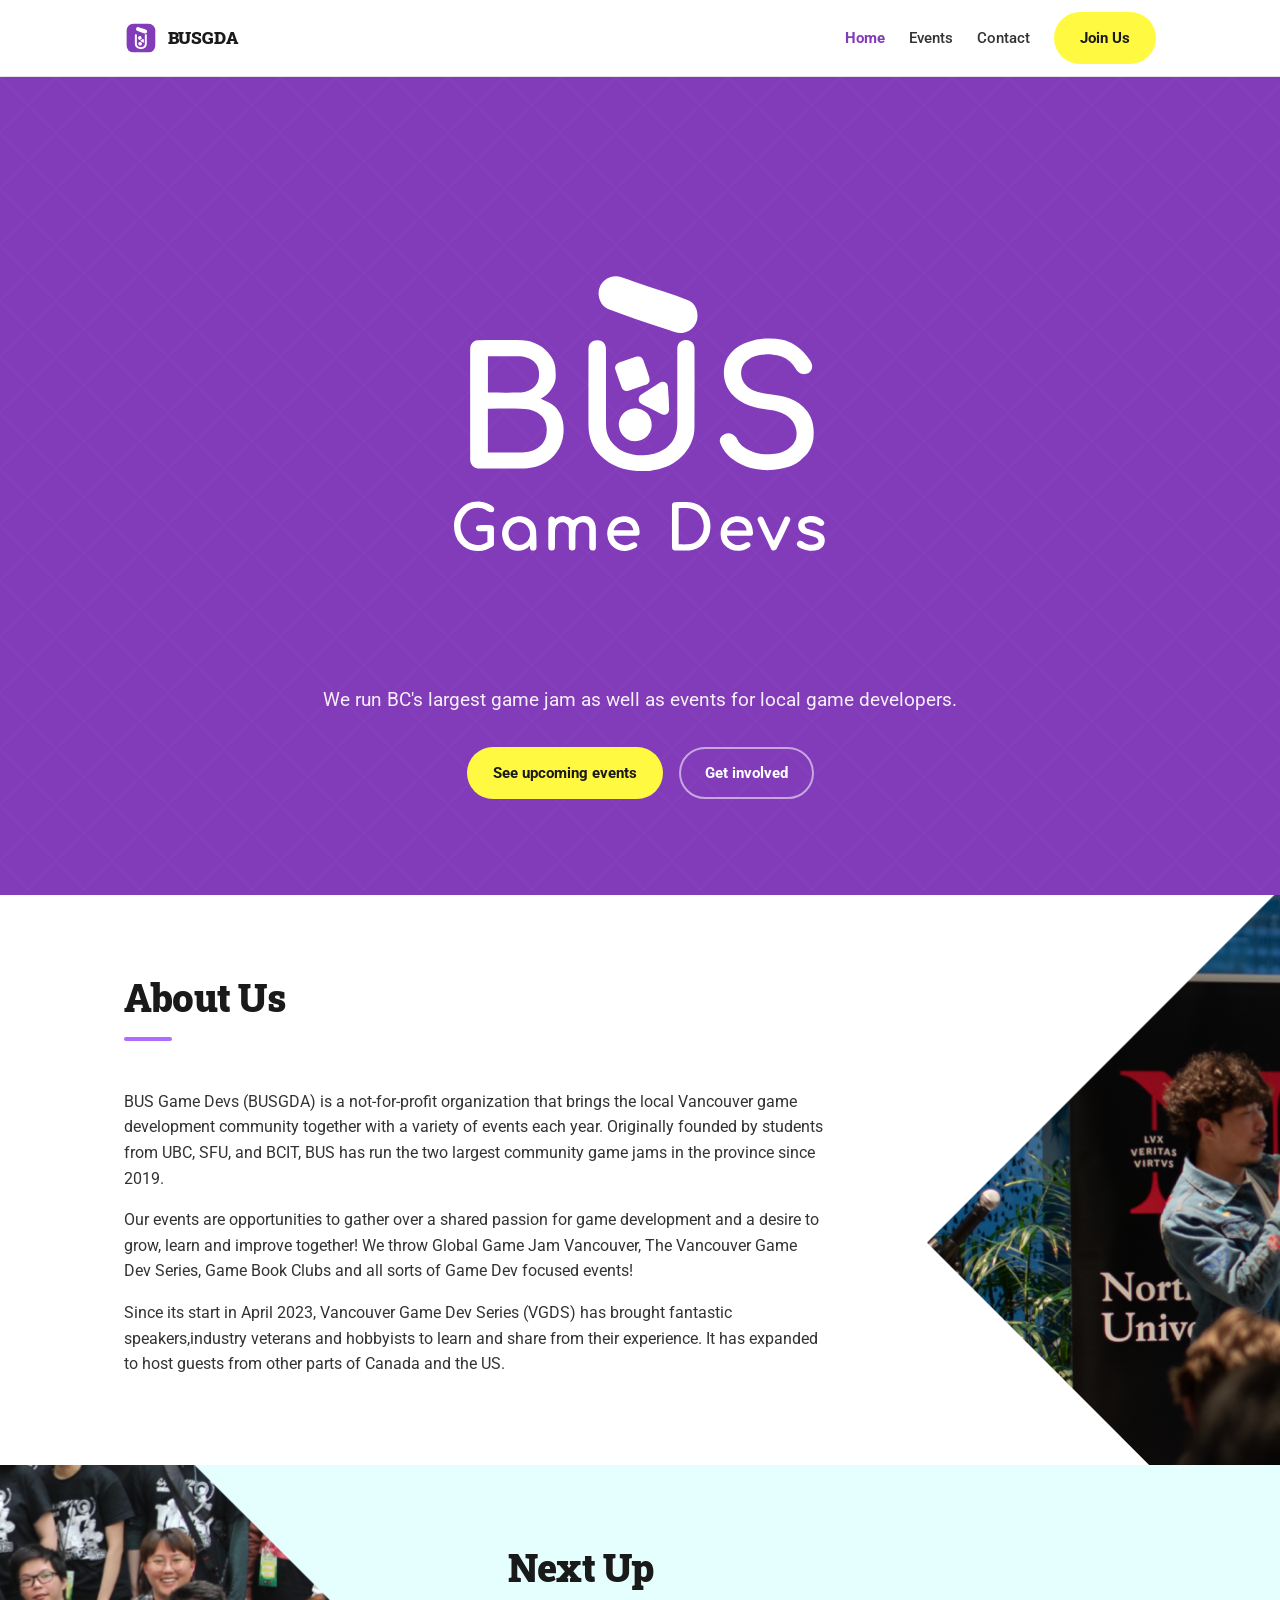
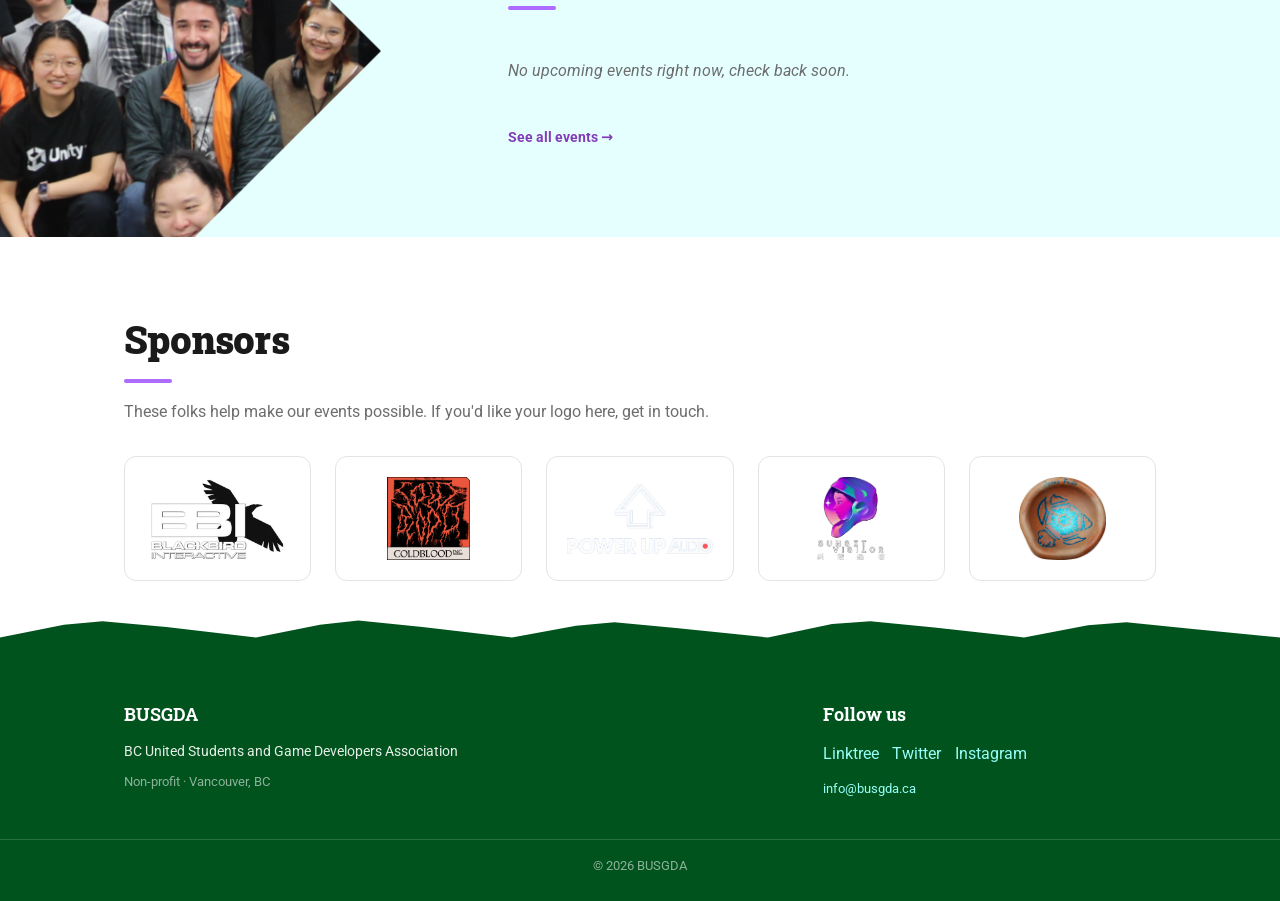
<file: index.html>
<!DOCTYPE html>
<html lang="en">

<head>
  <meta charset="UTF-8">
  <meta name="viewport" content="width=device-width, initial-scale=1.0">
  <title>BUSGDA - BC United Students and Game Developers Association</title>
  <meta name="description"
    content="BUSGDA runs BC's largest game jam and hosts community events for game makers across the province.">

  <link rel="icon" type="image/svg+xml" href="assets/logos/svgs/Logo-IconOnly-WhiteOnPurple-RoundedSquare.svg">

  <link rel="preconnect" href="https://fonts.googleapis.com">
  <link rel="preconnect" href="https://fonts.gstatic.com" crossorigin>
  <link rel="stylesheet" href="css/styles.css">
  <link
    href="https://fonts.googleapis.com/css2?family=Roboto+Slab:wght@400;700;900&family=Roboto:wght@400;500;700;900&display=swap"
    rel="stylesheet">
  <script type="application/ld+json">
  {
    "@context": "https://schema.org",
    "@type": "Organization",
    "name": "BUSGDA (BC United Students and Game Developers Association)",
    "url": "https://busgda.ca",
    "logo": "https://busgda.ca/assets/logos/svgs/Logo-IconAndText-WhiteOnTransparent.svg",
    "email": "info@busgda.ca",
    "sameAs": [
      "https://discord.gg/fd2dR9jjfb",
      "https://www.instagram.com/busgamedevs/",
      "https://www.facebook.com/busgamedevs/",
      "https://twitter.com/BUSGameDevs"
    ]
  }
  </script>
</head>

<body>

  <header class="site-header">
    <div class="container header-inner">
      <a href="index.html" class="brand">
        <img src="assets/logos/svgs/Logo-IconOnly-WhiteOnPurple-RoundedSquare.svg" alt="" class="brand-mark">
        <span class="brand-name">BUSGDA</span>
      </a>
      <nav class="site-nav" id="site-nav" aria-label="Main">
        <a href="index.html" aria-current="page">Home</a>
        <a href="events.html">Events</a>
        <a href="contact.html">Contact</a>
      </nav>
      <a href="contact.html#join" class="btn btn-primary nav-cta">Join Us</a>
      <button class="nav-toggle" type="button" aria-label="Toggle menu" aria-expanded="false" aria-controls="site-nav">
        <span></span>
        <span></span>
        <span></span>
      </button>
    </div>
  </header>

  <section class="hero" id="top">
    <div class="hero-pattern" aria-hidden="true"></div>
    <div class="container hero-inner">
      <h1 class="hero-logo-wrap">
        <img src="assets/logos/svgs/Logo-IconAndText-WhiteOnTransparent.svg" alt="BUS Game Devs" class="hero-logo">
      </h1>
      <p class="hero-sub">
        We run BC's largest game jam as well as events for local game developers.
      </p>
      <div class="hero-actions">
        <a href="events.html" class="btn btn-primary">See upcoming events</a>
        <a href="contact.html#join" class="btn btn-outline">Get involved</a>
      </div>
    </div>
  </section>

  <section class="section landing-about-us" id="about">
    <div class="container">
      <div class="about-text">
        <h2 class="section-title">About Us</h2>
        <p>
          BUS Game Devs (BUSGDA) is a not-for-profit organization that brings
          the local Vancouver game development community together with a
          variety of events each year. Originally founded by students from UBC,
          SFU, and BCIT, BUS has run the two largest community game jams
          in the province since 2019.
        </p>
        <p>
          Our events are opportunities to gather over a shared passion
          for game development and a desire to grow, learn and
          improve together! We throw Global Game Jam Vancouver, The Vancouver Game Dev Series,
          Game Book Clubs and all sorts of Game Dev focused events!
        </p>
        <p>
          Since its start in April 2023, Vancouver Game Dev Series (VGDS) has brought
          fantastic speakers,industry veterans and hobbyists to learn and share
          from their experience. It has expanded to host guests from other
          parts of Canada and the US.
        </p>
      </div>
    </div>
  </section>

  <div class="section-alt">
    <section class="section  landing-next-up" id="events">
      <div class="container">
        <div class="landing-next-up-content">
          <h2 class="section-title">Next Up</h2>
          <div id="next-events" class="event-grid">
            <p class="empty-state">Loading events…</p>
          </div>
          <p class="section-more"><a href="events.html" class="jam-link">See all events →</a></p>
        </div>
      </div>
    </section>
  </div>

  <section class="section" id="sponsors">
    <div class="container">
      <h2 class="section-title">Sponsors</h2>
      <p class="section-lead">
        These folks help make our events possible. If you'd like your logo
        here, get in touch.
      </p>
      <div id="sponsors-grid" class="sponsor-grid">
        <p class="empty-state">Loading sponsors…</p>
      </div>
    </div>
  </section>


  <div class="footer-mountains" aria-hidden="true"></div>
  <footer class="site-footer" id="contact">
    <div class="container footer-inner">
      <div class="footer-col">
        <h3>BUSGDA</h3>
        <p>BC United Students and Game Developers Association</p>
        <p class="footer-note">Non-profit · Vancouver, BC</p>
      </div>
      <div class="footer-col">
        <h3>Follow us</h3>
        <ul class="social-list">
          <li><a href="https://linktr.ee/busgamedevs" target="_blank" rel="noopener">Linktree</a></li>
          <li><a href="https://twitter.com/BUSGameDevs" target="_blank" rel="noopener">Twitter</a></li>
          <li><a href="https://www.instagram.com/busgamedevs/" target="_blank" rel="noopener">Instagram</a></li>
        </ul>
        <p class="footer-note"><a href="mailto:info@busgda.ca">info@busgda.ca</a></p>
      </div>
    </div>
    <div class="footer-bottom">
      <p>© <span id="year"></span> BUSGDA</p>
    </div>
  </footer>

  <script src="js/main.js"></script>
</body>

</html>
</file>
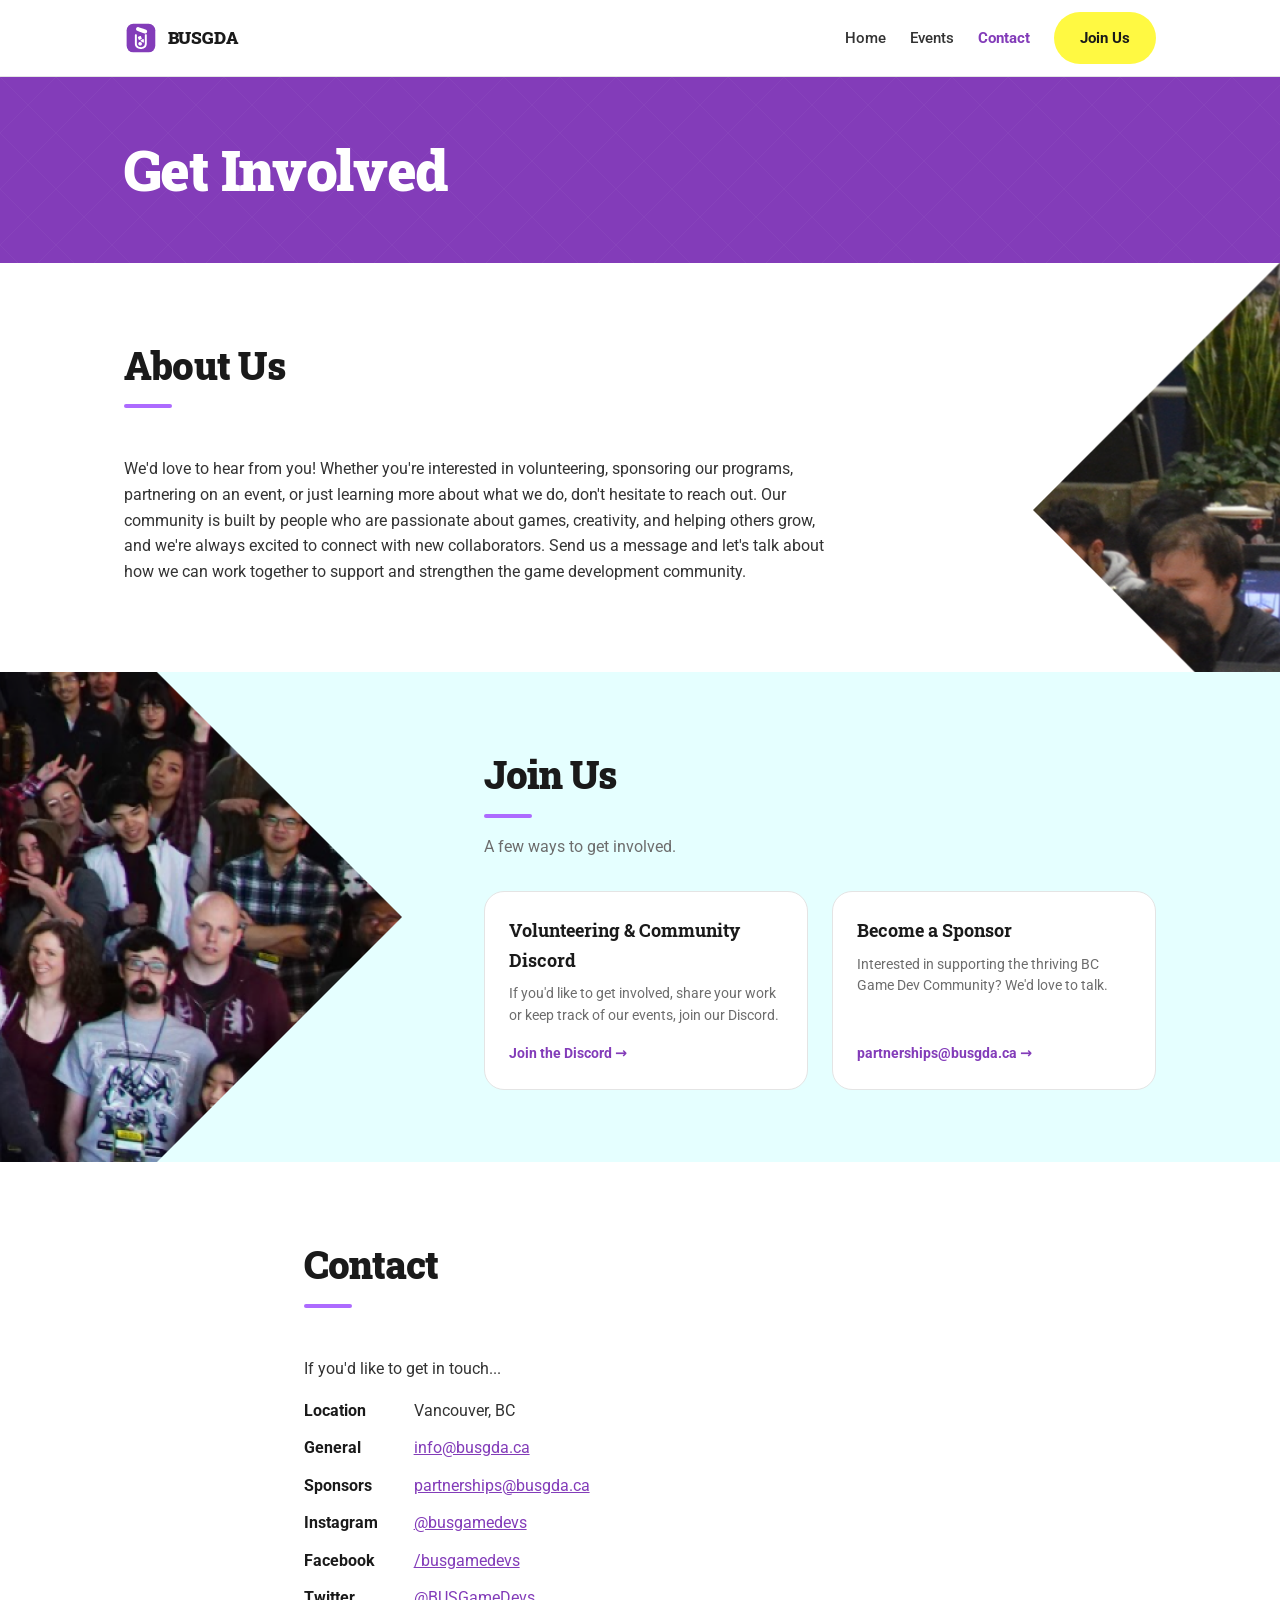
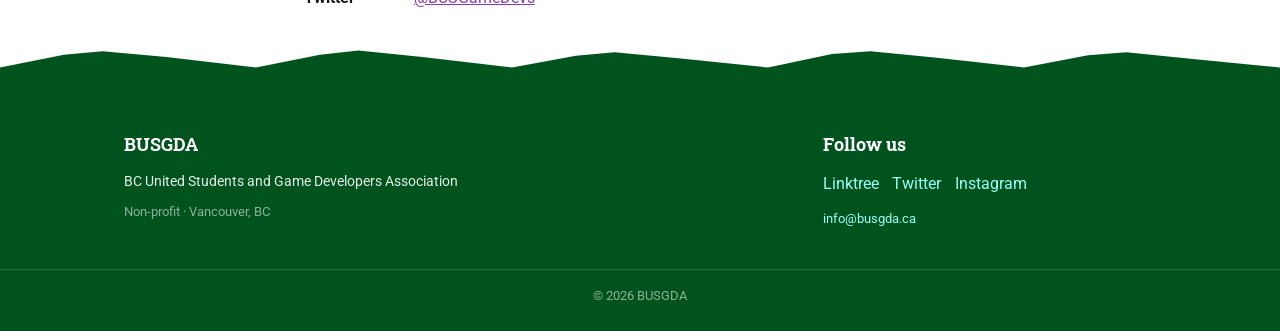
<file: contact.html>
<!DOCTYPE html>
<html lang="en">

<head>
  <meta charset="UTF-8">
  <meta name="viewport" content="width=device-width, initial-scale=1.0">
  <title>Contact & Join - BUSGDA</title>
  <meta name="description" content="Get in touch with BUSGDA, or find a way to get involved.">

  <link rel="icon" type="image/svg+xml" href="assets/logos/svgs/Logo-IconOnly-WhiteOnPurple-RoundedSquare.svg">

  <link rel="preconnect" href="https://fonts.googleapis.com">
  <link rel="preconnect" href="https://fonts.gstatic.com" crossorigin>
  <link rel="stylesheet" href="css/styles.css">
  <link
    href="https://fonts.googleapis.com/css2?family=Roboto+Slab:wght@400;700;900&family=Roboto:wght@400;500;700;900&display=swap"
    rel="stylesheet">
  <script type="application/ld+json">
  {
    "@context": "https://schema.org",
    "@type": "Organization",
    "name": "BUSGDA (BC United Students and Game Developers Association)",
    "url": "https://busgda.ca",
    "logo": "https://busgda.ca/assets/logos/svgs/Logo-IconAndText-WhiteOnTransparent.svg",
    "email": "info@busgda.ca",
    "sameAs": [
      "https://discord.gg/fd2dR9jjfb",
      "https://www.instagram.com/busgamedevs/",
      "https://www.facebook.com/busgamedevs/",
      "https://twitter.com/BUSGameDevs"
    ]
  }
  </script>
</head>

<body>

  <header class="site-header">
    <div class="container header-inner">
      <a href="index.html" class="brand">
        <img src="assets/logos/svgs/Logo-IconOnly-WhiteOnPurple-RoundedSquare.svg" alt="" class="brand-mark">
        <span class="brand-name">BUSGDA</span>
      </a>
      <nav class="site-nav" id="site-nav" aria-label="Main">
        <a href="index.html">Home</a>
        <a href="events.html">Events</a>
        <a href="contact.html" aria-current="page">Contact</a>
      </nav>
      <a href="#join" class="btn btn-primary nav-cta">Join Us</a>
      <button class="nav-toggle" type="button" aria-label="Toggle menu" aria-expanded="false" aria-controls="site-nav">
        <span></span>
        <span></span>
        <span></span>
      </button>
    </div>
  </header>

  <header class="page-header">
    <div class="page-header-pattern" aria-hidden="true"></div>
    <div class="container">
      <h1 class="page-title">Get Involved</h1>
    </div>
  </header>

  <section class="section contact-about-us" id="about">

    <div class="container">
      <div class="about-text">
        <h2 class="section-title">About Us</h2>
        <p>
          We'd love to hear from you! Whether you're interested in volunteering, sponsoring our programs, partnering on
          an event, or just learning more about what we do, don't hesitate to reach out. Our community is built by
          people who are passionate about games, creativity, and helping others grow, and we're always excited to
          connect with new collaborators. Send us a message and let's talk about how we can work together to support and
          strengthen the game development community.
        </p>
      </div>
    </div>
  </section>
  <div class="section-alt">
    <section class="section contact-join-us" id="join">
      <div class="container join-us-content">
        <h2 class="section-title">Join Us</h2>
        <p class="section-lead">A few ways to get involved.</p>
        <div class="join-grid">
          <div class="join-card">
            <h3>Volunteering & Community Discord</h3>
            <p>If you'd like to get involved, share your work or keep track of our events, join our Discord.</p>
            <a class="join-link" href="https://discord.gg/fd2dR9jjfb" target="_blank" rel="noopener">Join the Discord
              →</a>
          </div>
          <div class="join-card">
            <h3>Become a Sponsor</h3>
            <p>Interested in supporting the thriving BC Game Dev Community? We'd love to talk.</p>
            <a class="join-link" href="mailto:partnerships@busgda.ca">partnerships@busgda.ca →</a>
          </div>
          <!-- <div class="join-card">
          <h3>Any additions</h3>
          <p>What it is ig?</p>
          <span class="link-placeholder">Signup link</span>
        </div> -->
        </div>
      </div>
    </section>
  </div>

  <section class="section" id="contact">
    <div class="container narrow">
      <h2 class="section-title">Contact</h2>
      <p>
        If you'd like to get in touch...
      </p>
      <ul class="contact-list">
        <li><strong>Location</strong> Vancouver, BC</li>
        <li><strong>General</strong> <a href="mailto:info@busgda.ca">info@busgda.ca</a></li>
        <li><strong>Sponsors</strong> <a href="mailto:partnerships@busgda.ca">partnerships@busgda.ca</a></li>
        <li><strong>Instagram</strong> <a href="https://www.instagram.com/busgamedevs/" target="_blank"
            rel="noopener">@busgamedevs</a></li>
        <li><strong>Facebook</strong> <a href="https://www.facebook.com/busgamedevs/" target="_blank"
            rel="noopener">/busgamedevs</a></li>
        <li><strong>Twitter</strong> <a href="https://twitter.com/BUSGameDevs" target="_blank"
            rel="noopener">@BUSGameDevs</a></li>
      </ul>
    </div>
  </section>



  <div class="footer-mountains" aria-hidden="true"></div>

  <footer class="site-footer">
    <div class="container footer-inner">
      <div class="footer-col">
        <h3>BUSGDA</h3>
        <p>BC United Students and Game Developers Association</p>
        <p class="footer-note">Non-profit · Vancouver, BC</p>
      </div>
      <div class="footer-col">
        <h3>Follow us</h3>
        <ul class="social-list">
          <li><a href="https://linktr.ee/busgamedevs" target="_blank" rel="noopener">Linktree</a></li>
          <li><a href="https://twitter.com/BUSGameDevs" target="_blank" rel="noopener">Twitter</a></li>
          <li><a href="https://www.instagram.com/busgamedevs/" target="_blank" rel="noopener">Instagram</a></li>
        </ul>
        <p class="footer-note"><a href="mailto:info@busgda.ca">info@busgda.ca</a></p>
      </div>
    </div>
    <div class="footer-bottom">
      <p>© <span id="year"></span> BUSGDA</p>
    </div>
  </footer>

  <script src="js/main.js"></script>
</body>

</html>
</file>
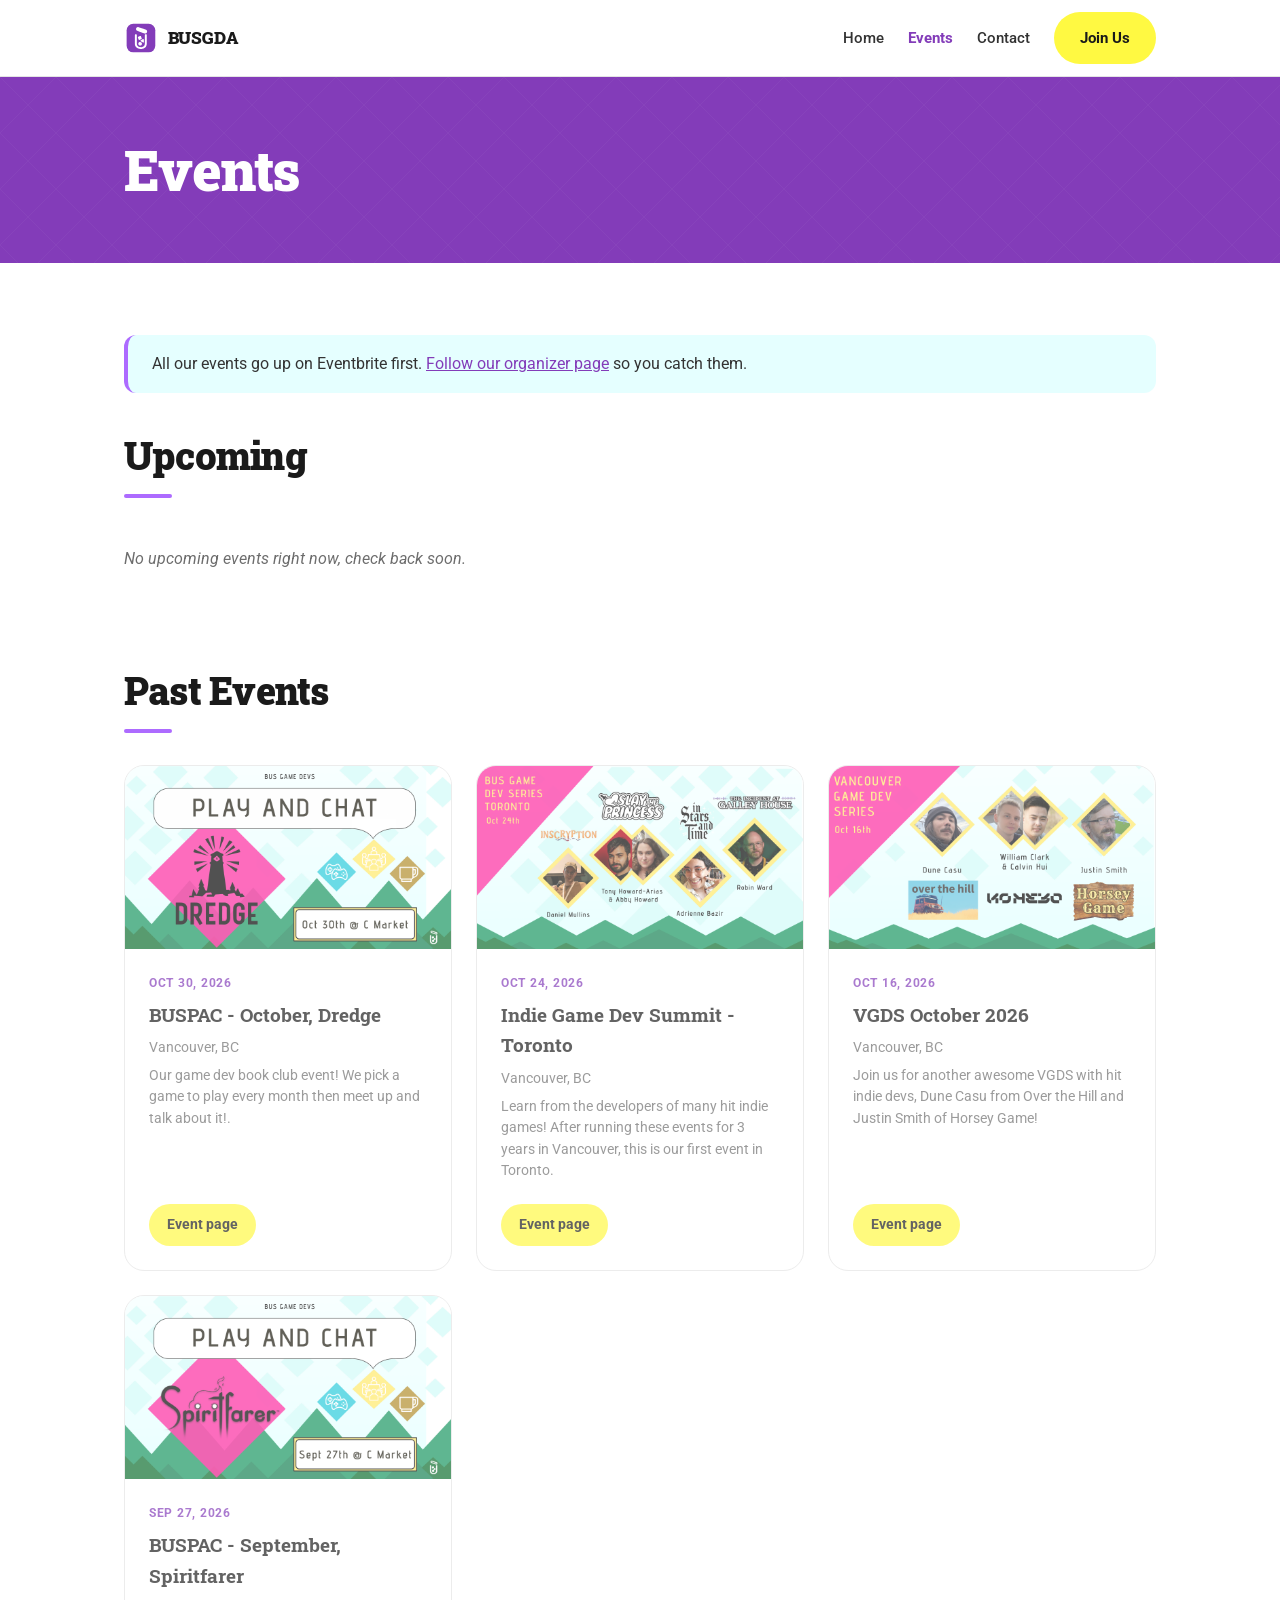
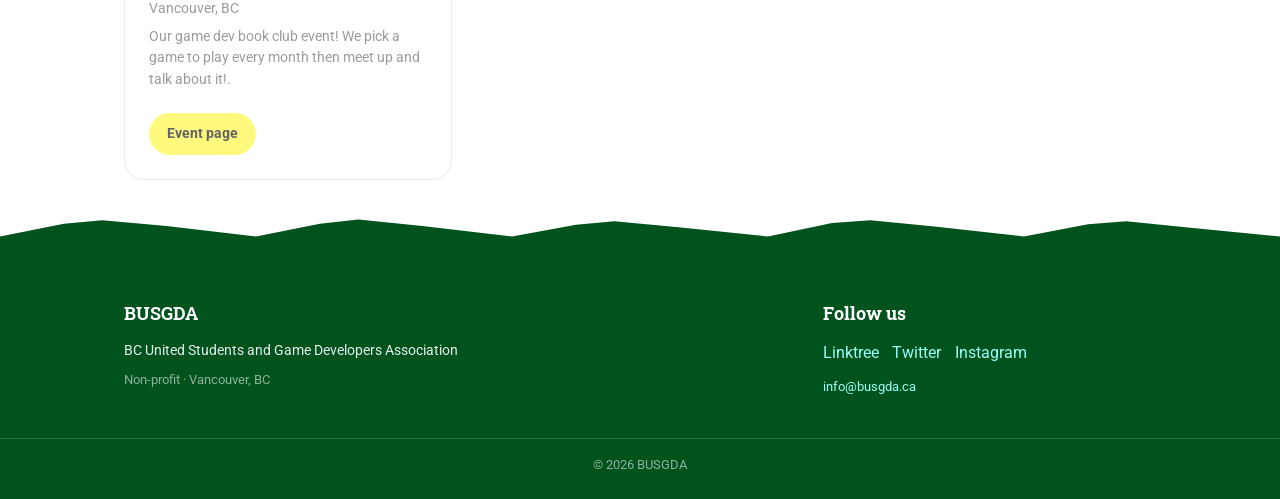
<file: events.html>
<!DOCTYPE html>
<html lang="en">

<head>
  <meta charset="UTF-8">
  <meta name="viewport" content="width=device-width, initial-scale=1.0">
  <title>Events - BUSGDA</title>
  <meta name="description" content="Upcoming and past events run by BUSGDA.">

  <link rel="icon" type="image/svg+xml" href="assets/logos/svgs/Logo-IconOnly-WhiteOnPurple-RoundedSquare.svg">

  <link rel="preconnect" href="https://fonts.googleapis.com">
  <link rel="preconnect" href="https://fonts.gstatic.com" crossorigin>
  <link rel="stylesheet" href="css/styles.css">
  <link
    href="https://fonts.googleapis.com/css2?family=Roboto+Slab:wght@400;700;900&family=Roboto:wght@400;500;700;900&display=swap"
    rel="stylesheet">
</head>

<body>

  <header class="site-header">
    <div class="container header-inner">
      <a href="index.html" class="brand">
        <img src="assets/logos/svgs/Logo-IconOnly-WhiteOnPurple-RoundedSquare.svg" alt="" class="brand-mark">
        <span class="brand-name">BUSGDA</span>
      </a>
      <nav class="site-nav" id="site-nav" aria-label="Main">
        <a href="index.html">Home</a>
        <a href="events.html" aria-current="page">Events</a>
        <a href="contact.html">Contact</a>
      </nav>
      <a href="contact.html#join" class="btn btn-primary nav-cta">Join Us</a>
      <button class="nav-toggle" type="button" aria-label="Toggle menu" aria-expanded="false" aria-controls="site-nav">
        <span></span>
        <span></span>
        <span></span>
      </button>
    </div>
  </header>

  <header class="page-header">
    <div class="page-header-pattern" aria-hidden="true"></div>
    <div class="container">
      <h1 class="page-title">Events</h1>
    </div>
  </header>

  <section class="section">
    <div class="container">

      <div class="callout">
        <p>
          All our events go up on Eventbrite first.
          <a href="https://www.eventbrite.ca/o/31797772145" target="_blank" rel="noopener">Follow our organizer page</a>
          so you catch them.
        </p>
      </div>

      <h2 class="section-title">Upcoming</h2>
      <div id="upcoming-events" class="event-grid">
        <p class="empty-state">Loading events…</p>
      </div>

      <h2 class="section-title section-title-spaced">Past Events</h2>
      <div id="past-events" class="event-grid event-grid-past">
        <p class="empty-state">Loading events…</p>
      </div>

    </div>
  </section>


  <div class="footer-mountains" aria-hidden="true"></div>
  <footer class="site-footer">
    <div class="container footer-inner">
      <div class="footer-col">
        <h3>BUSGDA</h3>
        <p>BC United Students and Game Developers Association</p>
        <p class="footer-note">Non-profit · Vancouver, BC</p>
      </div>
      <div class="footer-col">
        <h3>Follow us</h3>
        <ul class="social-list">
          <li><a href="https://linktr.ee/busgamedevs" target="_blank" rel="noopener">Linktree</a></li>
          <li><a href="https://twitter.com/BUSGameDevs" target="_blank" rel="noopener">Twitter</a></li>
          <li><a href="https://www.instagram.com/busgamedevs/" target="_blank" rel="noopener">Instagram</a></li>
        </ul>
        <p class="footer-note"><a href="mailto:info@busgda.ca">info@busgda.ca</a></p>
      </div>
    </div>
    <div class="footer-bottom">
      <p>© <span id="year"></span> BUSGDA</p>
    </div>
  </footer>

  <script src="js/main.js"></script>
</body>

</html>
</file>
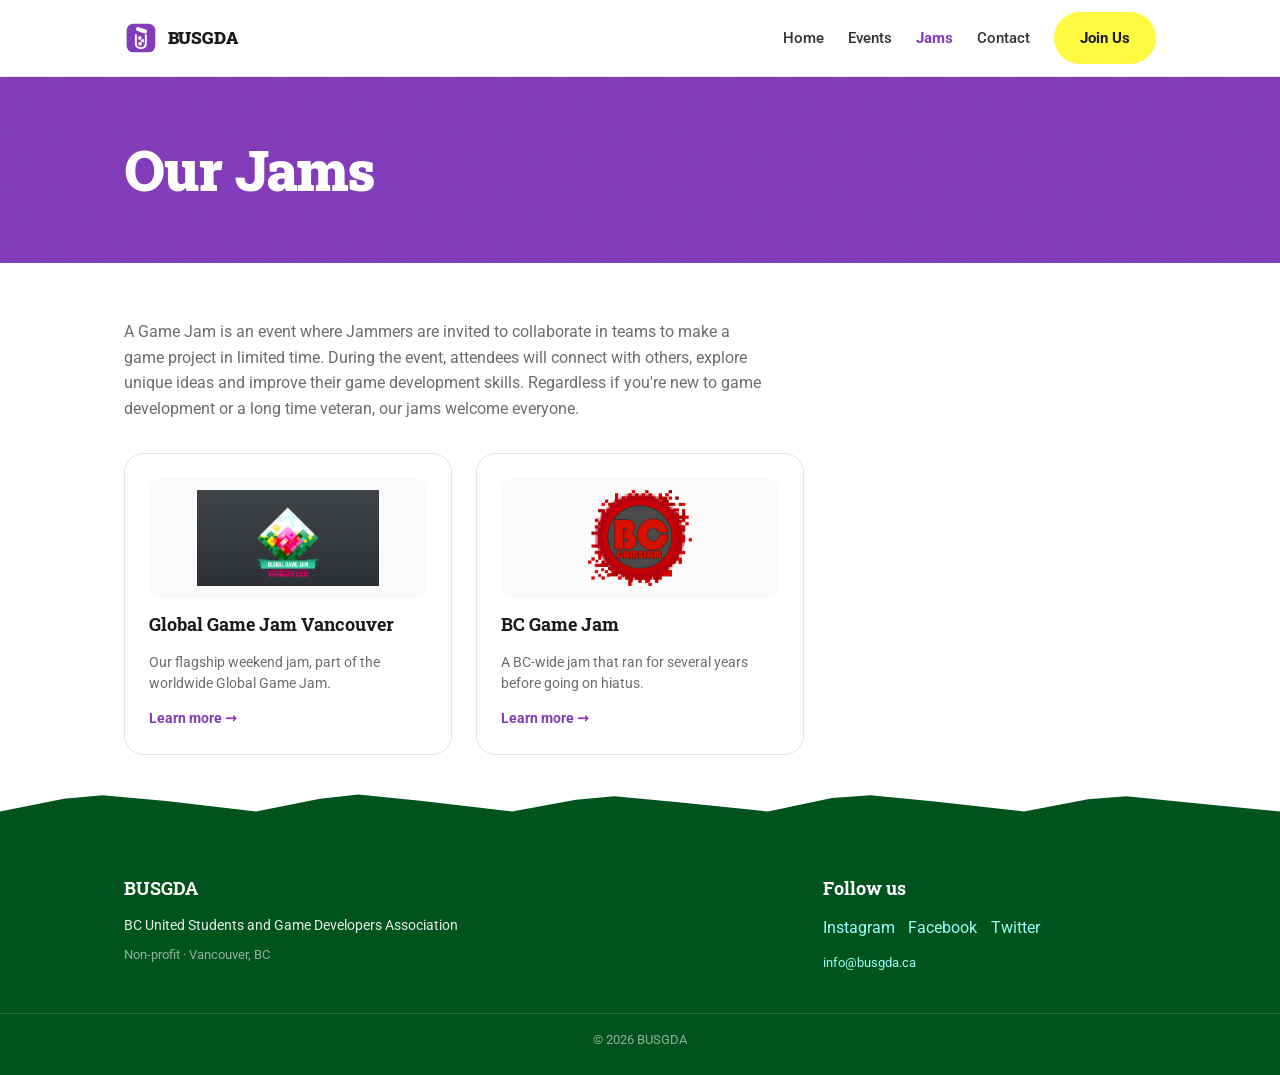
<file: jams.html>
<!DOCTYPE html>
<html lang="en">
<head>
  <meta charset="UTF-8">
  <meta name="viewport" content="width=device-width, initial-scale=1.0">
  <title>Jams - BUSGDA</title>
  <meta name="description" content="The game jams BUSGDA runs and supports across BC.">

  <link rel="icon" type="image/svg+xml" href="assets/logos/svgs/Logo-IconOnly-WhiteOnPurple-RoundedSquare.svg">

  <link rel="preconnect" href="https://fonts.googleapis.com">
  <link rel="preconnect" href="https://fonts.gstatic.com" crossorigin>
<link rel="stylesheet" href="css/styles.css">
<link href="https://fonts.googleapis.com/css2?family=Roboto+Slab:wght@400;700;900&family=Roboto:wght@400;500;700;900&display=swap" rel="stylesheet">
</head>
<body>

  <header class="site-header">
    <div class="container header-inner">
      <a href="index.html" class="brand">
        <img src="assets/logos/svgs/Logo-IconOnly-WhiteOnPurple-RoundedSquare.svg" alt="" class="brand-mark">
        <span class="brand-name">BUSGDA</span>
      </a>
      <nav class="site-nav" id="site-nav" aria-label="Main">
        <a href="index.html">Home</a>
        <a href="events.html">Events</a>
        <a href="jams.html" aria-current="page">Jams</a>
        <a href="contact.html">Contact</a>
      </nav>
      <a href="contact.html#join" class="btn btn-primary nav-cta">Join Us</a>
        <button class="nav-toggle" type="button" aria-label="Toggle menu" aria-expanded="false" aria-controls="site-nav">
        <span></span>
        <span></span>
        <span></span>
      </button>
    </div>
  </header>

  <header class="page-header">
    <div class="page-header-pattern" aria-hidden="true"></div>
    <div class="container">
      <h1 class="page-title">Our Jams</h1>
    </div>
  </header>

  <section class="section">
    <div class="container">
      <p class="section-lead">
        A Game Jam is an event where Jammers are invited to collaborate in teams
        to make a game project in limited time. During the event, attendees will
        connect with others, explore unique ideas and improve their game development skills.

        Regardless if you're new to game development or a long time veteran,
        our jams welcome everyone.
      </p>
      <div id="jams-grid" class="jam-grid">
        <p class="empty-state">Loading jams…</p>
      </div>
    </div>
  </section>



  <div class="footer-mountains" aria-hidden="true"></div>
  <footer class="site-footer">
    <div class="container footer-inner">
      <div class="footer-col">
        <h3>BUSGDA</h3>
        <p>BC United Students and Game Developers Association</p>
        <p class="footer-note">Non-profit · Vancouver, BC</p>
      </div>
      <div class="footer-col">
        <h3>Follow us</h3>
        <ul class="social-list">
          <li><a href="https://www.instagram.com/busgamedevs/" target="_blank" rel="noopener">Instagram</a></li>
          <li><a href="https://www.facebook.com/busgamedevs/" target="_blank" rel="noopener">Facebook</a></li>
          <li><a href="https://twitter.com/BUSGameDevs" target="_blank" rel="noopener">Twitter</a></li>
        </ul>
        <p class="footer-note"><a href="mailto:info@busgda.ca">info@busgda.ca</a></p>
          </div>
    </div>
    <div class="footer-bottom">
      <p>© <span id="year"></span> BUSGDA</p>
    </div>
  </footer>

  <script src="js/main.js"></script>
</body>
</html>
</file>
<file: css/styles.css>
/*Only change styles down here, no custom colors anywhere or it gets hard to track*/
:root {
  --purple: #AD6BFF;
  --purple-deep: #833CB9;
  --yellow: #FFF942;
  --mint: #96FFF7;
  --mint-light: #E5FFFF;
  --teal: #80EBDC;
  --teal-soft: #A8FFFB;
  --teal-bright: #49CCAB;
  --green: #00683B;
  --green-deep: #00531D;
  --green-mid: #204E3A;
  --blue: #28A1F8;
  --gold: #BC8A03;

  --ink: #1a1a1a;
  --body: #333333;
  --muted: #6d6d6d;
  --line: #e4e4e4;
  --paper: #ffffff;
  --paper-soft: #fafafa;

  /* Fonts */
  --font-display: 'Roboto Slab', Georgia, serif;
  --font-body: 'Roboto', system-ui, -apple-system, sans-serif;

  /* Layout */
  --container: 1080px;
  --radius: 12px;
  --radius-lg: 20px;

  --space-1: 0.5rem;
  --space-2: 1rem;
  --space-3: 1.5rem;
  --space-4: 2rem;
  --space-5: 3rem;
  --space-6: 4.5rem;
  --space-7: 6rem;
}

*,
*::before,
*::after {
  box-sizing: border-box;
}

html {
  scroll-behavior: smooth;
}

body {
  margin: 0;
  font-family: var(--font-body);
  font-size: 16px;
  line-height: 1.6;
  color: var(--body);
  background: var(--paper);
  -webkit-font-smoothing: antialiased;
}

img {
  max-width: 100%;
  display: block;
}

a {
  color: var(--purple-deep);
}

.container {
  width: 100%;
  max-width: var(--container);
  margin: 0 auto;
  padding: 0 var(--space-3);
}

.container.narrow {
  max-width: 720px;
}

.about-text {
  max-width: 700px;
}

.landing-about-us {
  background-image: url("../assets/marketingPhotos/VGDSPhoto1.png");
  background-size: auto;

  background-repeat: no-repeat;
  background-position: calc(50% + 900px) calc(10% - 200px);
}

.contact-about-us {
  background-image: url("../assets/marketingPhotos/JamPhoto1.png");
  background-size: auto;

  background-repeat: no-repeat;
  background-position: calc(50% + 900px) calc(10% - 200px);
}

.landing-next-up {
  background-image: url("../assets/marketingPhotos/BCGameJamPhoto1.png");
  background-size: auto;

  background-position: calc(50% - 800px) calc(50%);
  background-repeat: no-repeat;
}

.landing-next-up-content {
  padding-left: clamp(0px, 30vw, 400px);
}

.contact-join-us {

  background-image: url("../assets/marketingPhotos/JamPhoto2.png");
  background-size: auto;

  background-position: calc(50% - 800px) calc(50%);
  background-repeat: no-repeat;
}

.join-us-content {
  padding-left: clamp(0px, 30vw, 400px);
}

.hstack {
  display: flex;
  flex-direction: row;
  align-items: center;
  overflow: hidden;
  gap: 0.5rem;
  padding: 0px;
}

.diamond-style {

  flex: 0 0 auto;
  height: 500px;
  object-fit: cover;
  overflow: hidden;
}



.hstack>* {
  overflow: hidden;
  flex-shrink: 1;
  justify-content: flex-start;
}


/*  Buttons  */

.btn {
  display: inline-flex;
  align-items: center;
  justify-content: center;
  padding: 0.75rem 1.5rem;
  border-radius: 999px;
  font-family: var(--font-body);
  font-weight: 700;
  font-size: 0.95rem;
  text-decoration: none;
  border: 2px solid transparent;
  cursor: pointer;
  transition: transform 0.12s ease, background 0.15s ease, color 0.15s ease;
}

.btn:hover {
  transform: translateY(-1px);
}

.btn-primary {
  background: var(--yellow);
  color: var(--ink);
}

.btn-primary:hover {
  background: #fff;
}

.btn-outline {
  background: transparent;
  color: #fff;
  border-color: rgba(255, 255, 255, 0.55);
}

.btn-outline:hover {
  background: rgba(255, 255, 255, 0.12);
}

.btn-small {
  padding: 0.5rem 1rem;
  font-size: 0.85rem;
}

/*  Header  */

.site-header {
  position: sticky;
  top: 0;
  z-index: 50;
  background: rgba(255, 255, 255, 0.95);
  border-bottom: 1px solid var(--line);
}

.header-inner {
  display: flex;
  align-items: center;
  gap: var(--space-3);
  padding-top: 0.75rem;
  padding-bottom: 0.75rem;
}

.brand {
  display: inline-flex;
  align-items: center;
  gap: 0.6rem;
  text-decoration: none;
  color: var(--ink);
  font-weight: 900;
  font-family: var(--font-display);
}

.brand-mark {
  width: 34px;
  height: 34px;
  display: inline-flex;
  align-items: center;
  justify-content: center;
  background: var(--purple-deep);
  color: #fff;
  border-radius: 8px;
  font-size: 1.1rem;
}

.brand-name {
  font-size: 1.05rem;
  letter-spacing: -0.01em;
}

.site-nav {
  display: none;
  flex-direction: column;
  position: absolute;
  top: 100%;
  left: 0;
  right: 0;
  background: #fff;
  border-bottom: 1px solid var(--line);
  padding: var(--space-2) var(--space-3);
  gap: 0.25rem;
}

.site-nav a {
  color: var(--body);
  text-decoration: none;
  font-weight: 500;
  font-size: 0.95rem;
  padding: 0.6rem 0;
}

.site-nav a:hover {
  color: var(--purple-deep);
}

body.nav-open .site-nav {
  display: flex;
}

.nav-cta {
  display: none;
}

.nav-toggle {
  display: inline-flex;
  flex-direction: column;
  gap: 5px;
  background: transparent;
  border: 0;
  padding: 8px;
  margin-left: auto;
  cursor: pointer;
}

.nav-toggle span {
  display: block;
  width: 22px;
  height: 2px;
  background: var(--ink);
  border-radius: 2px;
  transition: transform 0.2s ease, opacity 0.2s ease;
}

body.nav-open .nav-toggle span:nth-child(1) {
  transform: translateY(7px) rotate(45deg);
}

body.nav-open .nav-toggle span:nth-child(2) {
  opacity: 0;
}

body.nav-open .nav-toggle span:nth-child(3) {
  transform: translateY(-7px) rotate(-45deg);
}

@media (min-width: 720px) {
  .site-nav {
    display: flex;
    flex-direction: row;
    position: static;
    background: transparent;
    border-bottom: 0;
    padding: 0;
    gap: var(--space-3);
    margin-left: auto;
  }

  .site-nav a {
    padding: 0;
  }

  .nav-cta {
    display: inline-flex;
  }

  .nav-toggle {
    display: none;
  }
}

/* Index */



/*  Hero  */

.hero {
  position: relative;
  background: var(--purple-deep);
  color: #fff;
  padding: var(--space-7) 0;
  overflow: hidden;
}

.hero-pattern {
  position: absolute;
  inset: 0;
  pointer-events: none;
  opacity: 0.55;
  background-image:
    linear-gradient(45deg, transparent 49.4%, rgba(255, 255, 255, 0.07) 49.4%, rgba(255, 255, 255, 0.07) 50.6%, transparent 50.6%),
    linear-gradient(-45deg, transparent 49.4%, rgba(255, 255, 255, 0.07) 49.4%, rgba(255, 255, 255, 0.07) 50.6%, transparent 50.6%);
  background-size: 56px 56px;
}

.hero-inner {
  position: relative;
  z-index: 1;
  text-align: center;
}

.hero-sub {
  font-size: clamp(1rem, 2vw, 1.2rem);
  max-width: 44rem;
  margin: 0 auto var(--space-4);
  color: rgba(255, 255, 255, 0.92);
  line-height: 1.55;
}

.hero-actions {
  display: flex;
  gap: var(--space-2);
  justify-content: center;
  flex-wrap: wrap;
}

.hero-logo-wrap {
  margin: 0 auto var(--space-4);
  max-width: 480px;
}

.hero-logo {
  width: 100%;
  height: auto;
  display: block;
}

/*  Sections  */

.section {
  padding: var(--space-6) 0;
}

.section-alt {
  background: var(--mint-light);
}

.section-title {
  font-family: var(--font-display);
  font-size: clamp(1.75rem, 4vw, 2.4rem);
  font-weight: 900;
  letter-spacing: -0.02em;
  color: var(--ink);
  margin: 0 0 var(--space-4);
  display: inline-block;
}

.section-title::after {
  content: "";
  display: block;
  width: 3rem;
  height: 4px;
  background: var(--purple);
  border-radius: 2px;
  margin-top: 0.5rem;
}

.section-title-spaced {
  margin-top: var(--space-6);
}

.section-lead {
  max-width: 40rem;
  margin: -1rem 0 var(--space-4);
  color: var(--muted);
}

.empty-state {
  color: var(--muted);
  font-style: italic;
  grid-column: 1 / -1;
}

/*   FLAG temporary. */

.placeholder-img {
  display: flex;
  align-items: center;
  justify-content: center;
  width: 100%;
  aspect-ratio: 16 / 9;
  background: #0a0a0a;
  color: #39FF14;
  font-family: ui-monospace, 'SF Mono', Menlo, Consolas, monospace;
  font-size: 0.7rem;
  letter-spacing: 0.15em;
  text-transform: uppercase;
  border: 1px dashed #39FF14;
  border-radius: var(--radius);
  text-align: center;
  padding: 0.5rem;
}

/*  Events  */

.event-grid {
  display: grid;
  grid-template-columns: repeat(auto-fill, minmax(280px, 1fr));
  gap: var(--space-3);
}

.event-card {
  background: var(--paper);
  border: 1px solid var(--line);
  border-radius: var(--radius-lg);
  overflow: hidden;
  display: flex;
  flex-direction: column;
  transition: transform 0.15s ease, box-shadow 0.15s ease;
}

.event-card:hover {
  transform: translateY(-2px);
  box-shadow: 0 10px 28px rgba(0, 0, 0, 0.08);
}

.event-card-past {
  opacity: 0.68;
}

.event-card-past:hover {
  opacity: 1;
}

.event-image {
  width: 100%;
  aspect-ratio: 16 / 9;
  object-fit: cover;
}

.event-body {
  padding: var(--space-3);
  display: flex;
  flex-direction: column;
  gap: 0.4rem;
  flex: 1;
}

.event-date {
  margin: 0;
  font-size: 0.78rem;
  font-weight: 700;
  color: var(--purple-deep);
  text-transform: uppercase;
  letter-spacing: 0.06em;
}

.event-title {
  font-family: var(--font-display);
  font-size: 1.2rem;
  margin: 0;
  color: var(--ink);
}

.event-location,
.event-desc {
  margin: 0;
  font-size: 0.9rem;
  color: var(--muted);
  line-height: 1.5;
}

.event-actions {
  margin-top: auto;
  padding-top: var(--space-2);
}

/*  Jams  */

.jam-grid {
  display: grid;
  grid-template-columns: repeat(auto-fill, minmax(260px, 1fr));
  gap: var(--space-3);
}

.jam-card {
  background: var(--paper);
  border: 1px solid var(--line);
  border-radius: var(--radius-lg);
  padding: var(--space-3);
  display: flex;
  flex-direction: column;
  gap: 0.75rem;
}

.jam-logo-wrap {
  height: 120px;
  display: flex;
  align-items: center;
  justify-content: center;
  background: var(--paper-soft);
  border-radius: var(--radius);
  overflow: hidden;
}

.jam-logo {
  max-width: 80%;
  max-height: 80%;
  object-fit: contain;
}

.jam-logo-placeholder {
  width: 100%;
  height: 100%;
  aspect-ratio: auto;
  border-radius: 0;
}

.jam-name {
  font-family: var(--font-display);
  font-size: 1.15rem;
  margin: 0;
  color: var(--ink);
}

.jam-blurb {
  margin: 0;
  font-size: 0.9rem;
  color: var(--muted);
  line-height: 1.5;
  flex: 1;
}

.jam-link {
  font-weight: 700;
  font-size: 0.9rem;
  color: var(--purple-deep);
  text-decoration: none;
}

.jam-link:hover {
  text-decoration: underline;
}

/*  Sponsors  */

.sponsor-grid {
  display: grid;
  grid-template-columns: repeat(auto-fill, minmax(160px, 1fr));
  gap: var(--space-3);
}

.sponsor {
  display: flex;
  align-items: center;
  justify-content: center;
  aspect-ratio: 3 / 2;
  padding: 1.25rem;
  background: var(--paper);
  border: 1px solid var(--line);
  border-radius: var(--radius);
  text-decoration: none;
  transition: transform 0.15s ease, box-shadow 0.15s ease;
}

.sponsor:hover {
  transform: translateY(-2px);
  box-shadow: 0 8px 20px rgba(0, 0, 0, 0.07);
}

.sponsor img {
  max-width: 100%;
  max-height: 100%;
  object-fit: contain;
}

.sponsor-placeholder {
  aspect-ratio: auto;
  width: 100%;
  height: 100%;
  border-radius: 0;
  font-size: 0.65rem;
}

/*  Join  */

.join-grid {
  display: grid;
  grid-template-columns: repeat(auto-fill, minmax(240px, 1fr));
  gap: var(--space-3);
}

.join-card {
  background: var(--paper);
  border: 1px solid var(--line);
  border-radius: var(--radius-lg);
  padding: var(--space-3);
  display: flex;
  flex-direction: column;
  gap: 0.5rem;
}

.join-card h3 {
  font-family: var(--font-display);
  font-size: 1.15rem;
  margin: 0;
  color: var(--ink);
}

.join-card p {
  margin: 0;
  font-size: 0.9rem;
  color: var(--muted);
  line-height: 1.5;
}

.link-placeholder {
  margin-top: auto;
  padding-top: 0.5rem;
  font-size: 0.8rem;
  font-style: italic;
  color: var(--gold);
}

/*  Footer  */

.site-footer {
  background: var(--green-deep);
  color: rgba(255, 255, 255, 0.9);
  padding: var(--space-5) 0 var(--space-3);
}

.footer-inner {
  display: grid;
  grid-template-columns: 1fr;
  gap: var(--space-4);
}

@media (min-width: 640px) {
  .footer-inner {
    grid-template-columns: 2fr 1fr;
  }
}

.footer-col h3 {
  font-family: var(--font-display);
  font-size: 1.1rem;
  color: #fff;
  margin: 0 0 0.75rem;
}

.footer-col p {
  margin: 0 0 0.5rem;
  font-size: 0.9rem;
  line-height: 1.55;
}

.footer-col a {
  color: var(--mint);
  text-decoration: none;
}

.footer-col a:hover {
  text-decoration: underline;
}

.footer-note {
  color: rgba(255, 255, 255, 0.55) !important;
  font-size: 0.82rem !important;
}

.social-list {
  list-style: none;
  padding: 0;
  margin: 0 0 0.75rem;
  display: flex;
  flex-wrap: wrap;
  gap: 0.85rem;
}

.footer-bottom {
  border-top: 1px solid rgba(255, 255, 255, 0.15);
  margin-top: var(--space-4);
  padding-top: var(--space-2);
  text-align: center;
  font-size: 0.8rem;
  color: rgba(255, 255, 255, 0.55);
}

.footer-bottom p {
  margin: 0;
}

/*  Sub-page header  */

.page-header {
  position: relative;
  background: var(--purple-deep);
  color: #fff;
  padding: var(--space-5) 0;
  overflow: hidden;
}

.page-header-pattern {
  position: absolute;
  inset: 0;
  pointer-events: none;
  opacity: 0.55;
  background-image:
    linear-gradient(45deg, transparent 49.4%, rgba(255, 255, 255, 0.07) 49.4%, rgba(255, 255, 255, 0.07) 50.6%, transparent 50.6%),
    linear-gradient(-45deg, transparent 49.4%, rgba(255, 255, 255, 0.07) 49.4%, rgba(255, 255, 255, 0.07) 50.6%, transparent 50.6%);
  background-size: 56px 56px;
}

.page-title {
  position: relative;
  z-index: 1;
  font-family: var(--font-display);
  font-size: clamp(2rem, 6vw, 3.5rem);
  font-weight: 900;
  letter-spacing: -0.02em;
  margin: 0;
}

.site-nav a[aria-current="page"] {
  color: var(--purple-deep);
  font-weight: 700;
}

img.brand-mark {
  border-radius: 8px;
  object-fit: contain;
  background: transparent;
}

/*  Callout for focus eventbrite */

.callout {
  background: var(--mint-light);
  border-left: 4px solid var(--purple);
  border-radius: var(--radius);
  padding: var(--space-2) var(--space-3);
  margin-bottom: var(--space-4);
}

.callout p {
  margin: 0;
}

.section-more {
  margin-top: var(--space-3);
}

/*  Contact list  */

.contact-list {
  list-style: none;
  padding: 0;
  margin: 0;
  display: grid;
  gap: 0.75rem;
}

.contact-list li {
  display: flex;
  flex-wrap: wrap;
  gap: 0.5rem 0.85rem;
  align-items: baseline;
}

.contact-list strong {
  min-width: 6rem;
  color: var(--ink);
}

/*  Join card link  */

.join-link {
  margin-top: auto;
  padding-top: 0.5rem;
  font-weight: 700;
  font-size: 0.9rem;
  color: var(--purple-deep);
  text-decoration: none;
}

.join-link:hover {
  text-decoration: underline;
}


/* mobile support*/
.site-nav {
  display: none;
}

@media (min-width: 720px) {
  .site-nav {
    display: flex;
  }
}


/*Art*/
.site-footer {
  position: relative;
}

.site-footer::before {
  content: "";
  position: absolute;
  left: 0;
  right: 0;
  top: -68px;
  height: 70px;
  background-image: url("data:image/svg+xml;utf8,<svg xmlns='http://www.w3.org/2000/svg' viewBox='0 0 2000 120' preserveAspectRatio='none'><path fill='%2300531D' d='M0,90 L100,68 L160,62 L260,72 L400,90 L500,68 L560,61 L660,72 L800,90 L900,70 L960,64 L1060,74 L1200,90 L1300,67 L1360,62 L1460,73 L1600,90 L1700,69 L1760,64 L1860,75 L2000,90 L2000,120 L0,120 Z'/></svg>");
  background-repeat: no-repeat;
  background-size: 100% 100%;
  pointer-events: none;
}
</file>
